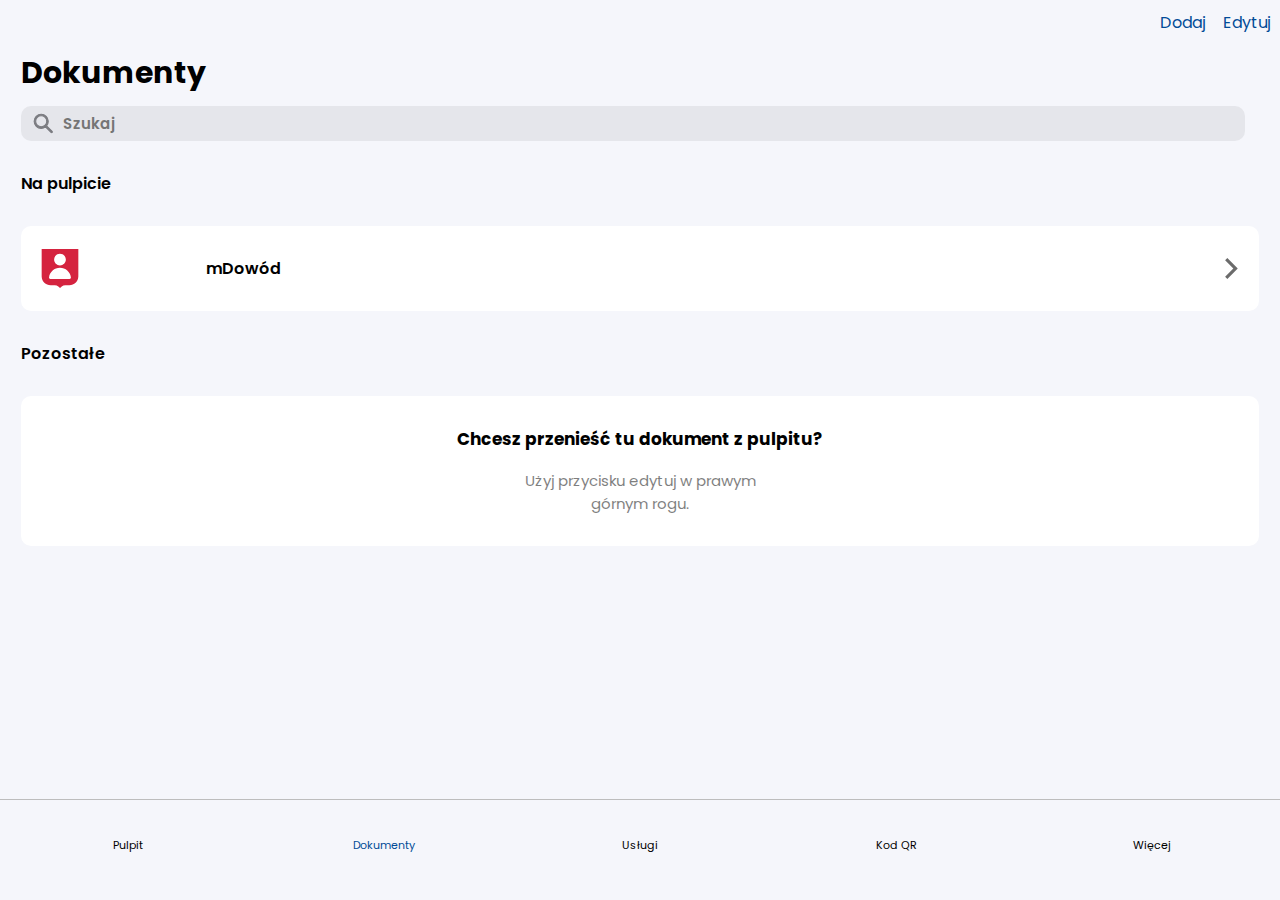
<file: documents.html>
<head>
    <title>mObywatel</title>
    <meta charset="UTF-8">
    <link rel="stylesheet" href="assets/documents.css">
    <link rel="stylesheet" href="assets/main.css">
    <link rel="icon" type="image/x-icon" href="images/coi_common_ui_ic_mobywatel_logo.svg">
    <link rel="apple-touch-icon" href="https://play-lh.googleusercontent.com/_TNbiYKasPy_isTSEg2_UEzVaev4F8fO2lLunsHJ8_Ux2g3OzkSZyzpqvJG1woSj-WD4=w240-h480-rw">
    <link rel="shortcut icon" href="images/coi_common_ui_ic_mobywatel_logo.svg">
    <meta name="format-detection" content="telephone=no">
    <meta name="viewport" content="width=device-width, initial-scale=0.8, user-scalable=no">
    <meta name="mobile-web-app-capable" content="yes">
</head>
<body>
    <div class="bottom_bar">
        <div class="bottom_bar_grid">
            <div class="bottom_element_grid" send="home.html">
                <div class="bottom_element_image home"></div>
                <p class="bottom_element_text">Pulpit</p>
            </div>
            <div class="bottom_element_grid" send="documents.html">
                <div class="bottom_element_image documents documents_open"></div>
                <p class="bottom_element_text open">Dokumenty</p>
            </div>
            <div class="bottom_element_grid" send="services.html">
                <div class="bottom_element_image services"></div>
                <p class="bottom_element_text">Usługi</p>
            </div>
            <div class="bottom_element_grid" send="qr.html">
                <div class="bottom_element_image qr"></div>
                <p class="bottom_element_text">Kod QR</p>
            </div>
            <div class="bottom_element_grid" send="more.html">
                <div class="bottom_element_image more"></div>
                <p class="bottom_element_text">Więcej</p>
            </div>
        </div>
    </div>

    <div class="container">
        <p class="action_add action">Dodaj</p>
        <p class="action_edit action">Edytuj</p>
        <p class="main_title">Dokumenty</p>
        <div class="search_grid">
            <img class="search_icon" src="images/ab002_search_grey.svg">
            <input class="search" placeholder="Szukaj">
        </div>
        <p class="title">Na pulpicie</p>
        <div class="card" onclick="sendTo('card.html')">
            <img class="human" src="images/coi_common_ui_ic_document_id.svg" width="38" height="40">
            <p class="title">mDowód</p>
            <img class="arrow" src="images/ic_arrow_forward_Dgray.svg">
        </div>
        <p class="title">Pozostałe</p>
        <div class="other">
            <p class="other_title">Chcesz przenieść tu dokument z pulpitu?</p>
            <p class="other_subtitle">Użyj przycisku edytuj w prawym górnym rogu.</p>
        </div>
    </div>

    <script src="assets/bar.js"></script>
    <script src="assets/manifest.js"></script>
</body>
</file>
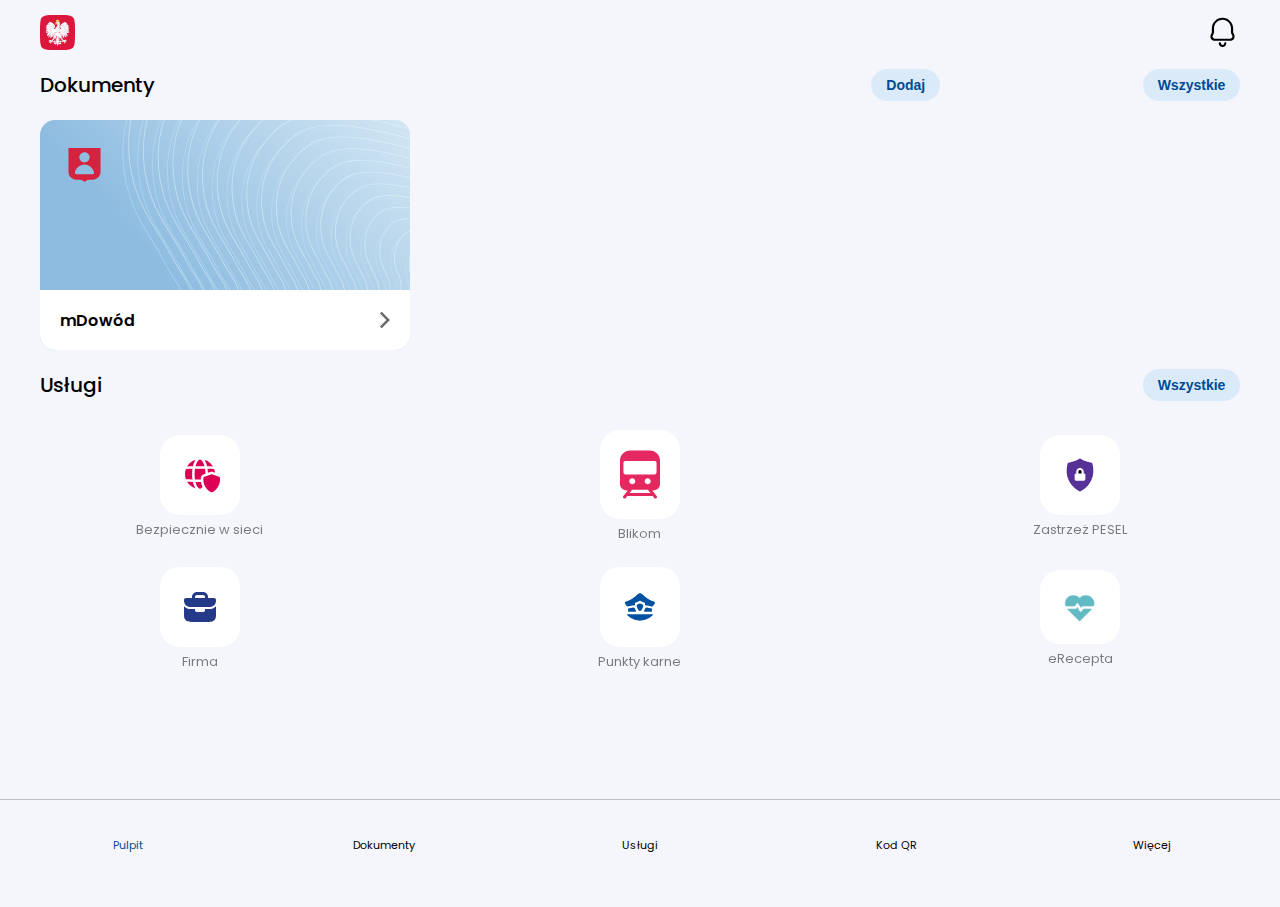
<file: home.html>
<head>
    <title>mObywatel</title>
    <meta charset="UTF-8">
    <link rel="stylesheet" href="assets/home.css">
    <link rel="stylesheet" href="assets/main.css">
    <link rel="icon" type="image/x-icon" href="https://play-lh.googleusercontent.com/_TNbiYKasPy_isTSEg2_UEzVaev4F8fO2lLunsHJ8_Ux2g3OzkSZyzpqvJG1woSj-WD4=w240-h480-rw">
    <link rel="apple-touch-icon" href="https://play-lh.googleusercontent.com/_TNbiYKasPy_isTSEg2_UEzVaev4F8fO2lLunsHJ8_Ux2g3OzkSZyzpqvJG1woSj-WD4=w240-h480-rw">
    <link rel="shortcut icon" href="https://play-lh.googleusercontent.com/_TNbiYKasPy_isTSEg2_UEzVaev4F8fO2lLunsHJ8_Ux2g3OzkSZyzpqvJG1woSj-WD4=w240-h480-rw">
    <meta name="format-detection" content="telephone=no">
    <meta name="viewport" content="width=device-width, initial-scale=0.8, user-scalable=no">
    <meta name="mobile-web-app-capable" content="yes">
</head>
<body>
    <div class="bottom_bar">
        <div class="bottom_bar_grid">
            <div class="bottom_element_grid" send="home.html">
                <div class="bottom_element_image home_open home"></div>
                <p class="bottom_element_text open">Pulpit</p>
            </div>
            <div class="bottom_element_grid" send="documents.html">
                <div class="bottom_element_image documents"></div>
                <p class="bottom_element_text">Dokumenty</p>
            </div>
            <div class="bottom_element_grid" send="services.html">
                <div class="bottom_element_image services"></div>
                <p class="bottom_element_text">Usługi</p>
            </div>
            <div class="bottom_element_grid" send="qr.html">
                <div class="bottom_element_image qr"></div>
                <p class="bottom_element_text">Kod QR</p>
            </div>
            <div class="bottom_element_grid" send="more.html">
                <div class="bottom_element_image more"></div>
                <p class="bottom_element_text">Więcej</p>
            </div>
        </div>
    </div>

    <div class="container">
        <div class="top_grid">
            <img src="images/coi_common_ui_ic_mobywatel_logo.svg" class="top_image">
            <img src="images/ab013_notifications.svg" class="top_image right">
        </div>
        <div class="card_grid">
            <p class="title">Dokumenty</p>
            <button class="main_button">Dodaj</button>
            <button class="main_button all_documents" onclick="sendTo('documents')">Wszystkie</button>
        </div>
        <div class="card" onclick="sendTo('card.html')">
            <img class="background" src="images/CHANGE_IT_home_mid_card.svg">
            <img class="human" src="images/coi_common_ui_ic_document_id.svg" width="33" height="35" >
            <div class="id_bottom">
                <p class="name">mDowód</p>
                <img class="arrow" src="images/ic_arrow_forward_Dgray.svg">
            </div>
        </div>
        <div class="card_below_grid">
            <p class="title">Usługi</p>
            <button class="main_button all_services" onclick="sendTo('services.html')">Wszystkie</button>
        </div>
        <div class="services_grid">
            <div class="service_box">
                <img class="service_box_icon" src="images/da035_bezpiecznie_w_sieci.svg">
                <p class="service_box_name">Bezpiecznie w sieci</p>
            </div>
            <div class="service_box">
                <img class="service_box_icon" src="images/bilkomlogo.svg">
                <p class="service_box_name">Blikom</p>
            </div>
            <div class="service_box">
                <img class="service_box_icon" src="images/da008_zastrzez_pesel.svg">
                <p class="service_box_name">Zastrzeż PESEL</p>
            </div>
            <div class="service_box">
                <img class="service_box_icon" src="images/da031_mbiznes.svg">
                <p class="service_box_name">Firma</p>
            </div>
            <div class="service_box">
                <img class="service_box_icon" src="images/da001_punkty_karne.svg">
                <p class="service_box_name">Punkty karne</p>
            </div>
            <div class="service_box">
                <img class="service_box_icon" src="images/recepta.png">
                <p class="service_box_name">eRecepta</p>
            </div>
        </div>
    </div>
    
    <script src="assets/bar.js"></script>
    <script src="assets/manifest.js"></script>
</body>
</file>
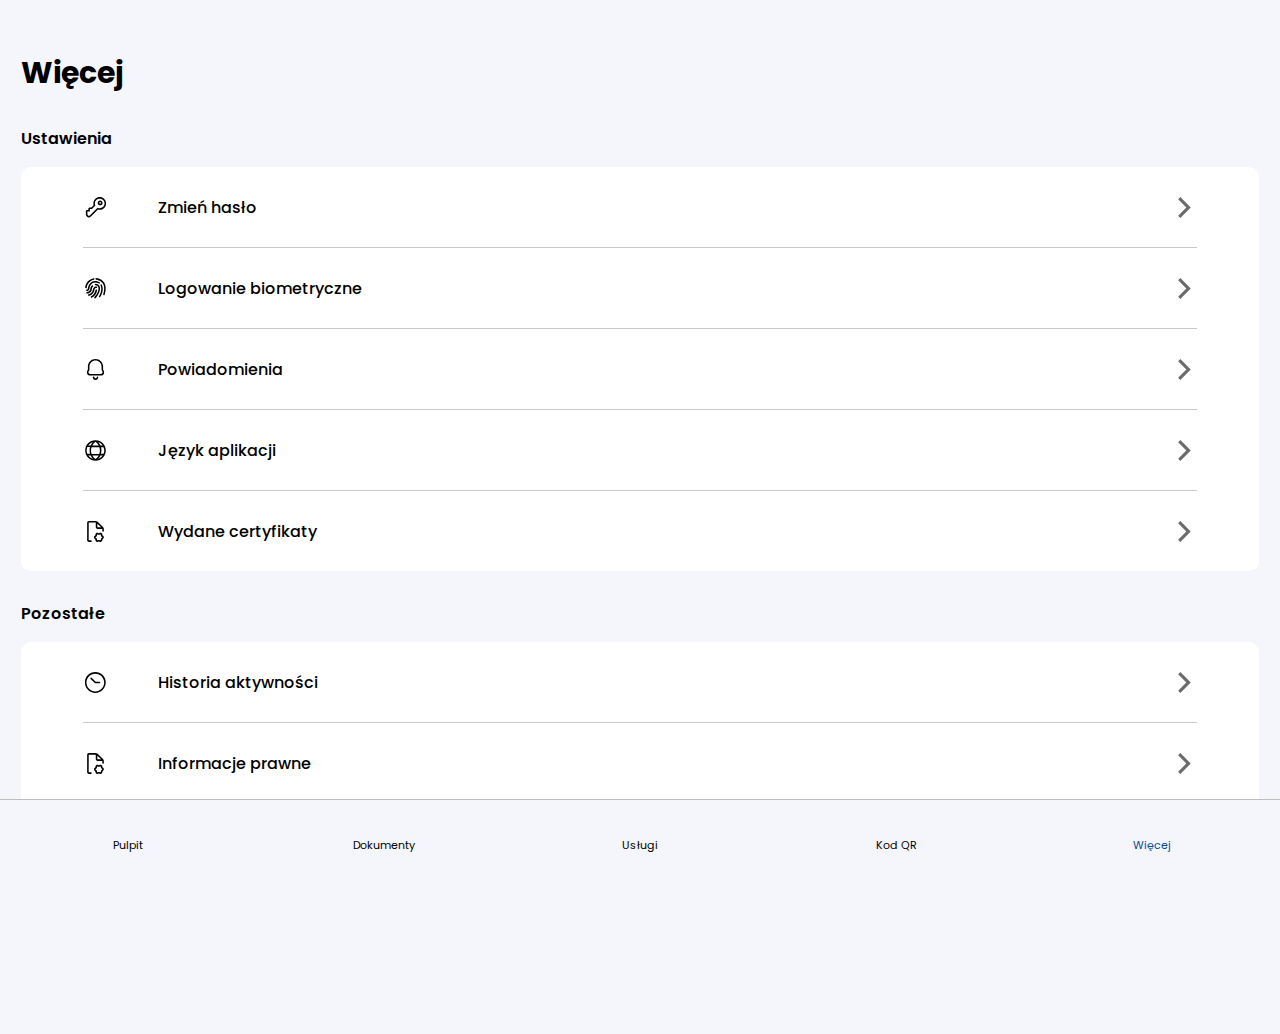
<file: more.html>
<head>
    <title>mObywatel</title>
    <meta charset="UTF-8">
    <link rel="stylesheet" href="assets/more.css">
    <link rel="stylesheet" href="assets/main.css">
    <link rel="icon" type="image/x-icon" href="https://i.imgur.com/gC8DDHD.png">
    <link rel="apple-touch-icon" href="https://i.imgur.com/gC8DDHD.png">
    <link rel="shortcut icon" href="https://i.imgur.com/gC8DDHD.png">
    <meta name="format-detection" content="telephone=no">
    <meta name="viewport" content="width=device-width, initial-scale=0.8, user-scalable=no">
    <meta name="mobile-web-app-capable" content="yes">
</head>
<body>

    <div class="bottom_bar">
        <div class="bottom_bar_grid">
            <div class="bottom_element_grid" send="home.html">
                <div class="bottom_element_image home"></div>
                <p class="bottom_element_text">Pulpit</p>
            </div>
            <div class="bottom_element_grid" send="documents.html">
                <div class="bottom_element_image documents"></div>
                <p class="bottom_element_text">Dokumenty</p>
            </div>
            <div class="bottom_element_grid" send="services.html">
                <div class="bottom_element_image services"></div>
                <p class="bottom_element_text">Usługi</p>
            </div>
            <div class="bottom_element_grid" send="qr.html">
                <div class="bottom_element_image qr"></div>
                <p class="bottom_element_text">Kod QR</p>
            </div>
            <div class="bottom_element_grid" send="more.html">
                <div class="bottom_element_image more more_open"></div>
                <p class="bottom_element_text open">Więcej</p>
            </div>
        </div>
    </div>

    <div class="container">
        <p class="main_title">Więcej</p>
        <p class="title">Ustawienia</p>
        <div class="services_list">
            <div class="service">
                <img class="service_icon" src="images/aa008_change_password.svg">
                <p class="service_name">Zmień hasło</p>
                <img class="arrow" src="images/ic_arrow_forward_Dgray.svg">
            </div>
            <div class="service">
                <img class="service_icon" src="images/aa009_fingerprint.svg">
                <p class="service_name">Logowanie biometryczne</p>
                <img class="arrow" src="images/ic_arrow_forward_Dgray.svg">
            </div>
            <div class="service">
                <img class="service_icon" src="images/ab013_notifications.svg">
                <p class="service_name">Powiadomienia</p>
                <img class="arrow" src="images/ic_arrow_forward_Dgray.svg">
            </div>
            <div class="service">
                <img class="service_icon" src="images/ag005_globe.svg">
                <p class="service_name">Język aplikacji</p>
                <img class="arrow" src="images/ic_arrow_forward_Dgray.svg">
            </div>
            <div class="service" style="border: none;">
                <img class="service_icon" src="images/ae001_published_certificate.svg">
                <p class="service_name">Wydane certyfikaty</p>
                <img class="arrow" src="images/ic_arrow_forward_Dgray.svg">
            </div>
        </div>
        <p class="title">Pozostałe</p>
        <div class="services_list" style="margin-bottom: 150px;"  style="margin-bottom: 150px;">
            <div class="service">
                <img class="service_icon" src="images/aa016_history.svg">
                <p class="service_name">Historia aktywności</p>
                <img class="arrow" src="images/ic_arrow_forward_Dgray.svg">
            </div>
            <div class="service">
                <img class="service_icon" src="images/ae001_published_certificate.svg">
                <p class="service_name">Informacje prawne</p>
                <img class="arrow" src="images/ic_arrow_forward_Dgray.svg">
            </div>
            <div class="service" style="border: none;">
                <img class="service_icon" src="images/coi_common_ui_ic_help.svg">
                <p class="service_name">Pomoc techniczna</p>
                <img class="arrow" src="images/ic_arrow_forward_Dgray.svg">
            </div>
        </div>
    </div>
    </div>

    <script src="assets/bar.js"></script>
    <script src="assets/manifest.js"></script>
</body>
</file>
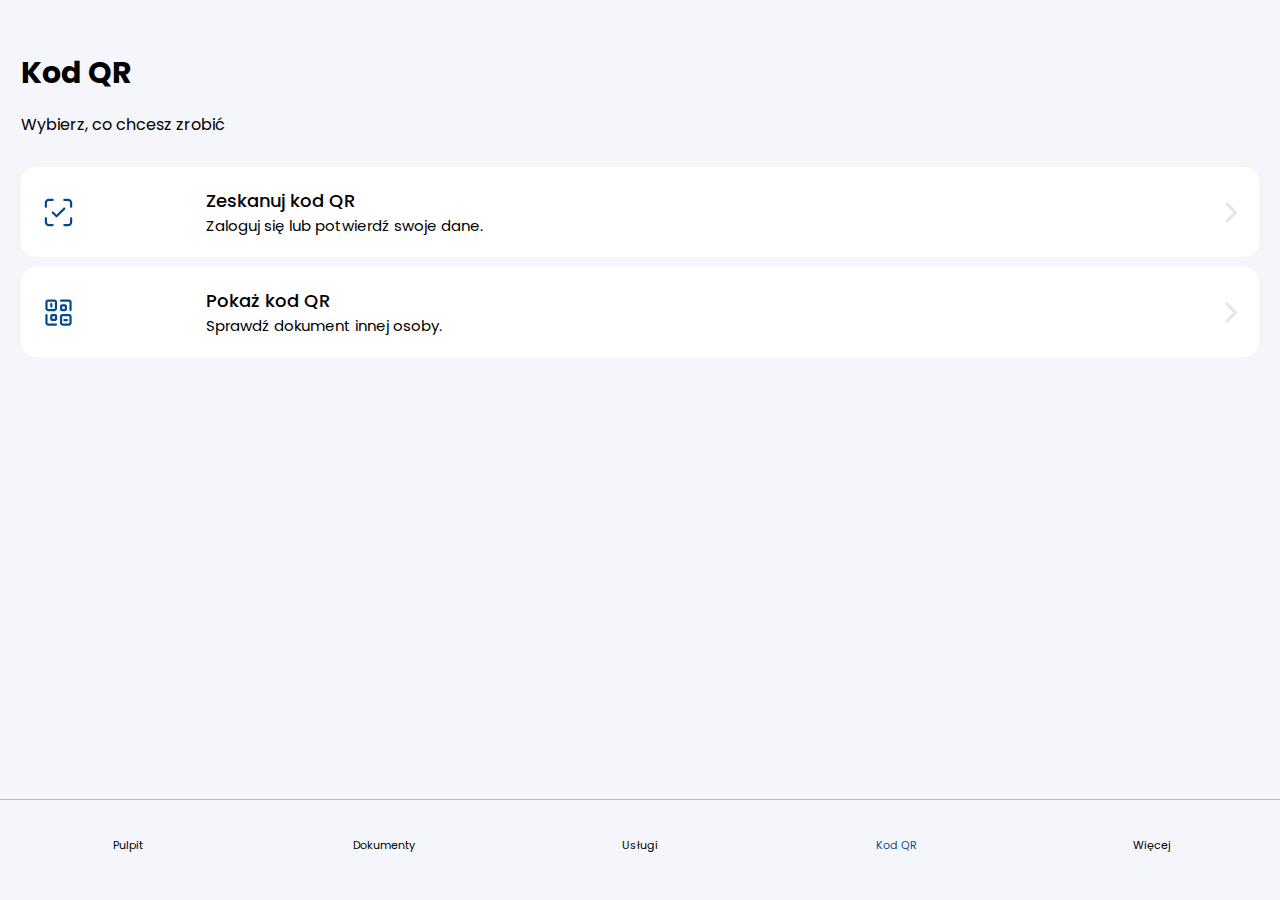
<file: qr.html>
<head>
    <title>mObywatel</title>
    <meta charset="UTF-8">
    <link rel="stylesheet" href="assets/qr.css">
    <link rel="stylesheet" href="assets/main.css">
    <link rel="icon" type="image/x-icon" href="https://i.imgur.com/gC8DDHD.png">
    <link rel="apple-touch-icon" href="https://i.imgur.com/gC8DDHD.png">
    <link rel="shortcut icon" href="https://i.imgur.com/gC8DDHD.png">
    <meta name="format-detection" content="telephone=no">
    <meta name="viewport" content="width=device-width, initial-scale=0.8, user-scalable=no">
    <meta name="mobile-web-app-capable" content="yes">
</head>
<body>

    <div class="error">
        <div class="opacity close"></div>
        <div class="error_box">
            <p class="error_title">Coś poszło nie tak...</p>
            <p class="error_description">Wygląda na to, że wystąpił bład, spróbuj ponownie później.</p>
            <p class="error_button close">Rozumiem</p>
        </div>
    </div>

    <div class="bottom_bar">
        <div class="bottom_bar_grid">
            <div class="bottom_element_grid" send="home.html">
                <div class="bottom_element_image home"></div>
                <p class="bottom_element_text">Pulpit</p>
            </div>
            <div class="bottom_element_grid" send="documents.html">
                <div class="bottom_element_image documents"></div>
                <p class="bottom_element_text">Dokumenty</p>
            </div>
            <div class="bottom_element_grid" send="services.html">
                <div class="bottom_element_image services"></div>
                <p class="bottom_element_text">Usługi</p>
            </div>
            <div class="bottom_element_grid" send="qr.html">
                <div class="bottom_element_image qr qr_open"></div>
                <p class="bottom_element_text open">Kod QR</p>
            </div>
            <div class="bottom_element_grid" send="more.html">
                <div class="bottom_element_image more"></div>
                <p class="bottom_element_text">Więcej</p>
            </div>
        </div>
    </div>

    <div class="container">
        <p class="main_title">Kod QR</p>
        <p class="description">Wybierz, co chcesz zrobić</p>
        <div class="action_grid">
            <div class="action" onclick="sendTo('qrscan.html')">
                <img class="action_image" src="images/ai002_confirm_identity.svg">
                <div class="action_text">
                    <p class="action_title">Zeskanuj kod QR</p>
                    <p class="action_subtitle">Zaloguj się lub potwierdź swoje dane.</p>
                </div>
                <img class="arrow" src="images/ic_arrow_forward_gray.svg">
            </div>
            <div class="action" onclick="sendTo('qrshow.html')">
                <img class="action_image" src="images/ai003_check_document.svg">
                <div class="action_text">
                    <p class="action_title">Pokaż kod QR</p>
                    <p class="action_subtitle">Sprawdź dokument innej osoby.</p>
                </div>
                <img class="arrow" src="images/ic_arrow_forward_gray.svg">
            </div>
        </div>
    </div>

    <script src="assets/bar.js"></script>
    <script src="assets/qr.js"></script>
    <script src="assets/manifest.js"></script>
</body>
</file>
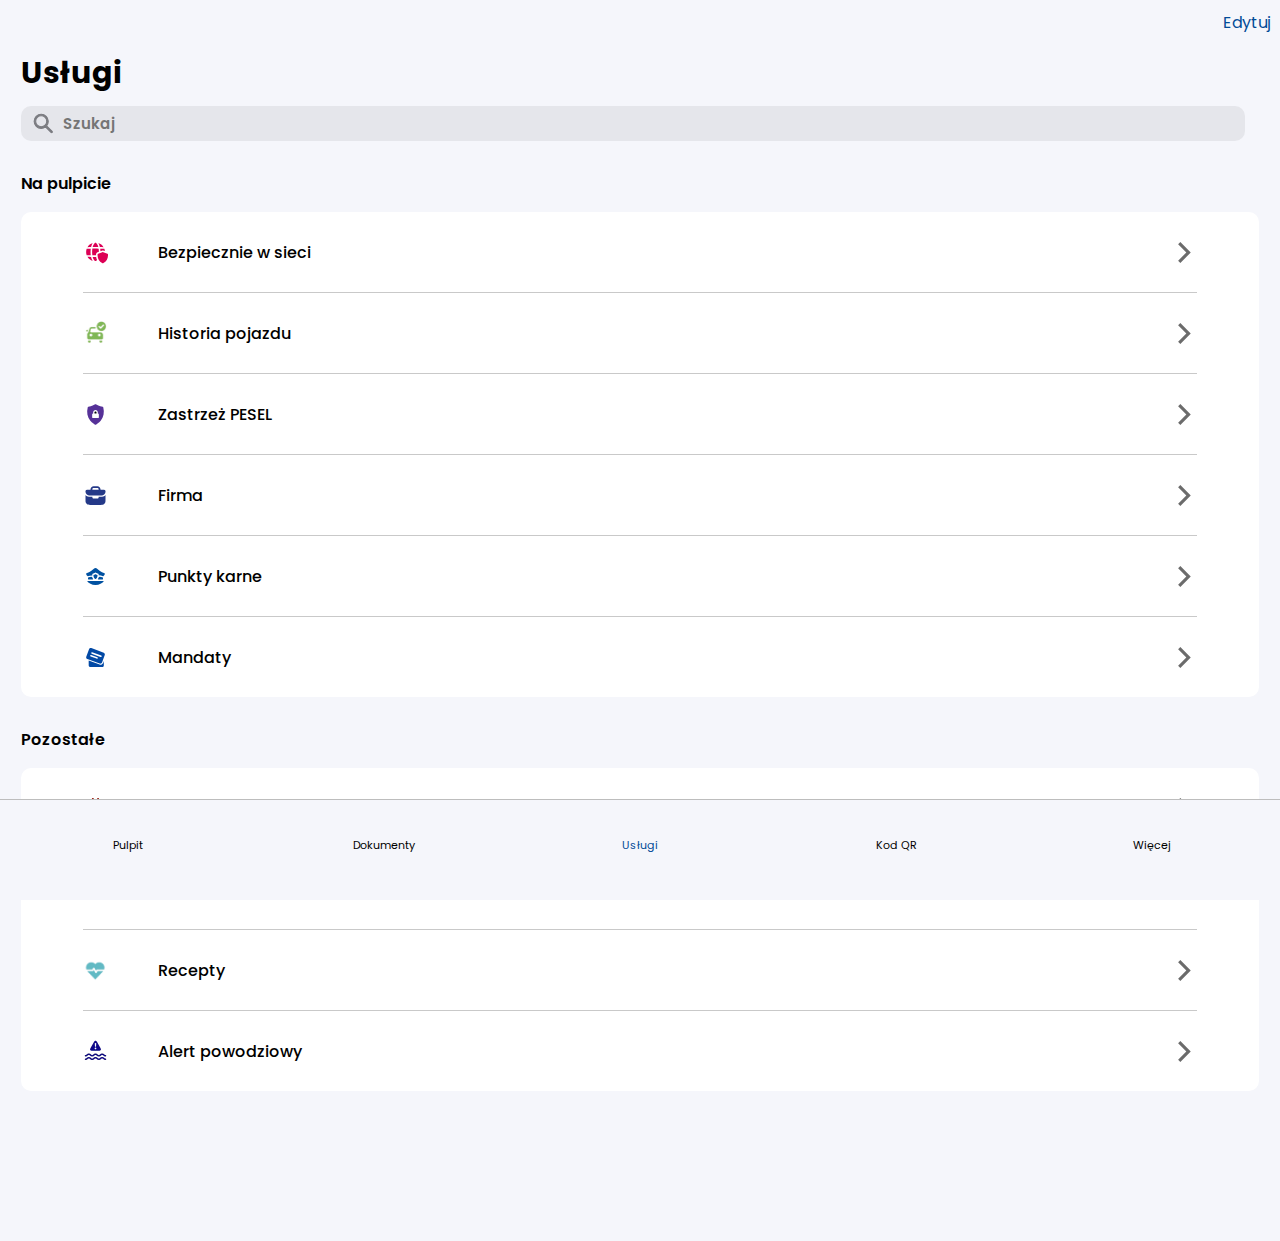
<file: services.html>
<head>
    <title>mObywatel</title>
    <meta charset="UTF-8">
    <link rel="stylesheet" href="assets/services.css">
    <link rel="stylesheet" href="assets/main.css">
    <link rel="icon" type="image/x-icon" href="https://i.imgur.com/gC8DDHD.png">
    <link rel="apple-touch-icon" href="https://i.imgur.com/gC8DDHD.png">
    <link rel="shortcut icon" href="https://i.imgur.com/gC8DDHD.png">
    <meta name="format-detection" content="telephone=no">
    <meta name="viewport" content="width=device-width, initial-scale=0.8, user-scalable=no">
    <meta name="mobile-web-app-capable" content="yes">
</head>
<body>

    <div class="bottom_bar">
        <div class="bottom_bar_grid">
            <div class="bottom_element_grid" send="home.html">
                <div class="bottom_element_image home"></div>
                <p class="bottom_element_text">Pulpit</p>
            </div>
            <div class="bottom_element_grid" send="documents.html">
                <div class="bottom_element_image documents"></div>
                <p class="bottom_element_text">Dokumenty</p>
            </div>
            <div class="bottom_element_grid" send="services.html">
                <div class="bottom_element_image services services_open"></div>
                <p class="bottom_element_text open">Usługi</p>
            </div>
            <div class="bottom_element_grid" send="qr.html">
                <div class="bottom_element_image qr"></div>
                <p class="bottom_element_text">Kod QR</p>
            </div>
            <div class="bottom_element_grid" send="more.html">
                <div class="bottom_element_image more"></div>
                <p class="bottom_element_text">Więcej</p>
            </div>
        </div>
    </div>

    <div class="container">
        <p class="action">Edytuj</p>
        <p class="main_title">Usługi</p>
        <div class="search_grid">
            <img class="search_icon" src="images/ab002_search_grey.svg">
            <input class="search" placeholder="Szukaj">
        </div>
        <p class="title">Na pulpicie</p>
        <div class="services_list">
            <div class="service">
                <img class="service_icon" src="images/da035_bezpiecznie_w_sieci.svg">
                <p class="service_name">Bezpiecznie w sieci</p>
                <img class="arrow" src="images/ic_arrow_forward_Dgray.svg">
            </div>
            <div class="service">
                <img class="service_icon" src="images/auto.png">
                <p class="service_name">Historia pojazdu</p>
                <img class="arrow" src="images/ic_arrow_forward_Dgray.svg">
            </div>
            <div class="service">
                <img class="service_icon" src="images/da008_zastrzez_pesel.svg">
                <p class="service_name">Zastrzeż PESEL</p>
                <img class="arrow" src="images/ic_arrow_forward_Dgray.svg">
            </div>
            <div class="service">
                <img class="service_icon" src="images/da031_mbiznes.svg">
                <p class="service_name">Firma</p>
                <img class="arrow" src="images/ic_arrow_forward_Dgray.svg">
            </div>
            <div class="service">
                <img class="service_icon" src="images/da001_punkty_karne.svg">
                <p class="service_name">Punkty karne</p>
                <img class="arrow" src="images/ic_arrow_forward_Dgray.svg">
            </div>
            <div class="service" style="border: none;">
                <img class="service_icon" src="images/da025_ticket.svg">
                <p class="service_name">Mandaty</p>
                <img class="arrow" src="images/ic_arrow_forward_Dgray.svg">
            </div>
        </div>
        <p class="title">Pozostałe</p>
        <div class="services_list" style="margin-bottom: 150px;">
            <div class="service">
                <img class="service_icon" src="images/bon_energetyczny.svg">
                <p class="service_name">Bon energetyczny</p>
                <img class="arrow" src="images/ic_arrow_forward_Dgray.svg">
            </div>
            <div class="service">
                <img class="service_icon" src="images/wybory.png">
                <p class="service_name">Wybory</p>
                <img class="arrow" src="images/ic_arrow_forward_Dgray.svg">
            </div>
            <div class="service">
                <img class="service_icon" src="images/recepta.png">
                <p class="service_name">Recepty</p>
                <img class="arrow" src="images/ic_arrow_forward_Dgray.svg">
            </div>
            <div class="service" style="border: none;">
                <img class="service_icon" src="images/powodz.png">
                <p class="service_name">Alert powodziowy</p>
                <img class="arrow" src="images/ic_arrow_forward_Dgray.svg">
            </div>
        </div>
    </div>

    <script src="assets/bar.js"></script>
    <script src="assets/manifest.js"></script>
</body>
</file>
<file: assets/documents.css>
.main_title{
    font-size: 30px;
    font-weight: bold;
    margin-top: 50px;
    margin-bottom: 10px;
}

.container{
    width: 98%;
    margin-left: auto;
    margin-right: auto;
    height: max-content;
}

.action{
    position: absolute;
    top: 10px;
    right: 10px;
    color: var(--text);
    height: max-content;
    margin-top: 0;
}

.action_add{
    right: 75px;
}

.title{
    font-weight: 600;
    margin-top: 30px;
}

.card{
    width: 100%;
    height: 85px;
    background-color: white;
    border-radius: 10px;
    margin-top: 30px;
    display: grid;
    grid-template-columns: 15% 30% 55%;
}

.human{
    margin-top: auto;
    margin-bottom: auto;
    margin-left: 20px;
    margin-right: auto;
}

.arrow{
    margin-left: auto;
    width: 25px;
    margin-top: auto;
    margin-bottom: auto;
    margin-right: 15px !important;
}

.other{
    border-radius: 10px;
    background-color: white;
    width: 100%;
    height: 150px;
    margin-top: 30px;
    display: grid;
    grid-template-columns: 100%;
    grid-template-rows: max-content max-content;
}

.other_title{
    margin-top: 30px;
    font-size: 17px;
    height: max-content;
    width: 100%;
    font-weight: 700;
    text-align: center;
}

.other_subtitle{
    margin-top: 0px;
    margin-bottom: 0px;
    text-align: center;
    opacity: 0.5;
    font-weight: 400;
    font-size: 15px;
    width: 250px;
    margin-left: auto;
    margin-right: auto;
}
</file>
<file: assets/main.css>
@import url('https://fonts.googleapis.com/css2?family=Poppins:ital,wght@0,100;0,200;0,300;0,400;0,500;0,600;0,700;0,800;0,900;1,100;1,200;1,300;1,400;1,500;1,600;1,700;1,800;1,900&family=Roboto:ital,wght@0,100;0,300;0,400;0,500;0,700;0,900;1,100;1,300;1,400;1,500;1,700;1,900&display=swap');

:root{
    --home: url('https://fistaszjo.github.io/FistaszjoObywatel/images/ab001_home.svg');
    --home-open: url('https://fistaszjo.github.io/FistaszjoObywatel/images/b001_home.svg');
    --documents: url('https://fistaszjo.github.io/FistaszjoObywatel/images/ad005_framed_person.svg');
    --documents-open: url('https://fistaszjo.github.io/FistaszjoObywatel/images/b002_framed_person.svg');
    --services: url('https://fistaszjo.github.io/FistaszjoObywatel/images/ac001_services.svg');
    --services-open: url('https://fistaszjo.github.io/FistaszjoObywatel/images/b004_services.svg');
    --qr: url('https://fistaszjo.github.io/FistaszjoObywatel/images/ai001_scanner_qr.svg');
    --qr-open: url('https://fistaszjo.github.io/FistaszjoObywatel/images/b003_scanner_qr.svg');
    --more: url('https://fistaszjo.github.io/FistaszjoObywatel/images/ab010_more.svg');
    --more-open: url('https://fistaszjo.github.io/FistaszjoObywatel/images/b005_more.svg');
    --text: #024b97;
    --shadow: 0px 0px 10px rgb(224, 224, 224);
}

body{
    background-color: #f5f6fb;
}

p, input{
    font-family: "Poppins", sans-serif;
}

*{
    -webkit-user-select: none;
    -ms-user-select: none;
    user-select: none;
    -webkit-tap-highlight-color: transparent;
}

::-webkit-scrollbar {
    display: none;
}

::-webkit-scrollbar-track {
    display: none;
}

::-webkit-scrollbar-thumb {
    display: none;
}

.main_button{
    color: #014a93;
    background-color: #dbeaf9;
    width: max-content;
    padding-left: 15px;
    padding-right: 15px;
    font-size: 14px;
    font-weight: 600;
    height: 32px;
    margin-top: auto;
    margin-bottom: auto;
    margin-left: auto;
    margin-right: 20px;
    border-radius: 20px;
    border: none;
}

.bottom_element_image{
    pointer-events: none;
    width: 28px;
    height: 28px;
    margin-left: auto;
    margin-right: auto;
    margin-top: auto;
    margin-bottom: auto;
    background-position: center;
    background-size: 100%;
}

.home{
    background-image: var(--home);
}

.documents{
    background-image: var(--documents);
}

.services{
    background-image: var(--services);
}

.qr{
    background-image: var(--qr);
}

.more{
    background-image: var(--more);
}

.home_open{
    background-image: var(--home-open);
}

.documents_open{
    background-image: var(--documents-open);
}

.services_open{
    background-image: var(--services-open);
}

.qr_open{
    background-image: var(--qr-open);
}

.more_open{
    background-image: var(--more-open);
}

.bottom_element_grid{
    margin-top: 5px;
    margin-left: auto;
    margin-right: auto;
    grid-template-columns: 100%;
    grid-template-rows: max-content max-content;
    height: max-content;
    width: 100%;
    display: grid;
}

.bottom_element_text{
    margin-top: 0;
    font-size: 11px;
    color: black;
    font-weight: 400;
    text-align: center;
}

.bottom_bar_grid{
    display: grid;
    grid-template-columns: repeat(5, calc(100% / 5));
    height: 100%;
    margin-top: 4px;
    width: 100%;
}

.bottom_bar{
    position: fixed;
    background-color: #f5f6fb;
    border-top: 0.1px solid rgb(189, 189, 189);
    bottom: 0;
    left: 0;
    width: 100%;
    height: 100px;
    z-index: 1;
}

.open{
    color: var(--text);
}

.search_grid{
    display: grid;
    width: 98%;
    grid-template-columns: 30px calc(100% - 30px);
    background-color: rgb(229, 230, 235);
    padding: 5px;
    border-radius: 10px;
    margin-top: 0px;
}

.search_icon{
    width: 25px;
    margin-left: 5px;
}

.search{
    outline: none;
    border: none;
    background-color: transparent;
    font-weight: 600;
    font-size: 15px;
    margin-left: 5px;
}

.services_list{
    display: grid;
    grid-template-columns: 100%;
    width: 100%;
    height: max-content;
    grid-auto-flow: row;
    grid-auto-rows: max-content;
    background-color: white;
    border-radius: 10px;
}

.service{
    width: 90%;
    margin-left: auto;
    margin-right: auto;
    display: grid;
    grid-template-columns: 5% 80% 15%;
    border-bottom: 0.5px solid rgb(201, 201, 201);
    height: 80px;
}

.service_icon{
    width: 25px;
    margin-top: auto;
    margin-bottom: auto;
    margin-left: 0px;
}

.service_name{
    margin-top: auto;
    margin-bottom: auto;
    width: 100%;
    height: max-content;
    margin-left: 20px;
    font-weight: 500;
}

.arrow{
    width: 25px;
    margin-top: auto;
    margin-bottom: auto;
    margin-right: 0px;
    margin-left: auto;
}
</file>
<file: assets/home.css>
.container{
    height: 100%;
    width: 95%;
    margin-left: auto;
    margin-right: auto;
}

.top_grid{
    display: grid;
    grid-template-columns: 50% 50%;
    width: 100%;
    margin-top: 15px;
}

.top_image{
    width: 35px;
}

.right{
    margin-right: 0;
    margin-left: auto;
}

.card_grid{
    width: 100%;
    display: grid;
    grid-template-columns: 50% 25% 25%;
}

.card_grid .main_button{
    margin-right: 0;
}

.title{
    font-size: 20px;
    font-weight: 500;
}

.card{
    display: grid;
    position: relative;
    overflow: hidden;
    border-radius: 15px;
    height: 230px;
    width: 370px;
    background-color: white;
}

.background{
    width: 100%;
    height: 100%;
}

.id_bottom{
    position: absolute;
    width: 100%;
    background-color: white;
    height: 60px;
    bottom: 0;
    left: 0;
    display: grid;
    grid-template-columns: 50% 50%;
}

.name{
    margin-left: 20px;
    height: max-content;
    margin-top: auto;
    margin-bottom: auto;
    font-size: 16px;
    font-weight: 600;
}

.human{
    position: absolute;
    top: 28px;
    left: 28px;
}

.arrow{
    margin-top: auto;
    margin-bottom: auto;
    margin-right: 15px !important;
    margin-left: auto;
    width: 20px !important;
}

.card_below_grid{
    display: grid;
    grid-template-columns: 50% 50%;
    width: 100%;
    height: max-content;
}

.card_below_grid .main_button{
    margin-right: 0;
}

.services_grid{
    display: grid;
    width: 110%;
    margin-left: -5%;
    height: max-content;
    grid-template-columns: repeat(3, calc(100% / 3));
    grid-template-rows: max-content max-content;
}

.service_box{
    width: max-content;
    height: max-content;
    margin-left: auto;
    margin-right: auto;
    margin-top: auto;
    margin-bottom: auto;
}

.service_box_icon{
    width: 40px;
    background-color: white;
    border-radius: 20px;
    padding: 20px;
    margin-left: auto;
    margin-right: auto;
    display: block;
    margin-top: 10px;
}

.service_box_name{
    margin-top: 5px;
    text-align: center;
    font-size: 13px;
    opacity: 0.5;
}
</file>
<file: assets/more.css>
.container{
    width: 98%;
    margin-left: auto;
    margin-right: auto;
    height: max-content;
}

.title{
    font-weight: 600;
    margin-top: 30px;
}

.main_title{
    font-size: 30px;
    font-weight: bold;
    margin-top: 50px;
    margin-bottom: 0;
}
</file>
<file: assets/qr.css>
body .bottom_bar{
    z-index: 0;
}

.container{
    width: 98%;
    margin-left: auto;
    margin-right: auto;
    height: max-content;
}

.main_title{
    font-size: 30px;
    font-weight: bold;
    margin-top: 50px;
    margin-bottom: 0;
}

.description{
    font-weight: 400;
}

.action_grid{
    margin-top: 30px;
    display: grid;
    grid-template-columns: 100%;
    grid-template-rows: max-content max-content;
    height: max-content;
    width: 100%;
}

.action{
    background-color: white;
    border-radius: 15px;
    width: 100%;
    height: 90px;
    display: grid;
    margin-top: 0;
    margin-bottom: 10px;
    grid-template-columns: 15% 75% 10%;
}

.action_image{
    width: 35px;
    margin-top: auto;
    margin-bottom: auto;
    margin-left: 20px;
}

.action_text{
    display: grid;
    grid-template-columns: 100%;
    width: max-content;
    height: max-content;
    grid-template-rows: max-content max-content;
    margin-top: auto;
    margin-bottom: auto;
}

.action_title{
    margin-top: auto;
    margin-bottom: auto;
    height: max-content;
    font-weight: 500;
    font-size: 18px;
}

.action_subtitle{
    margin-top: auto;
    margin-bottom: auto;
    height: max-content;
    font-weight: 400;
    font-size: 15px;
}

.arrow{
    width: 20px;
    margin-top: auto;
    margin-bottom: auto;
    margin-right: 15px !important;
}

.error{
    position: fixed;
    top: 0;
    left: 0;
    width: 100%;
    height: 100%;
    z-index: 1;
    width: 0%;
}

.error_box{
    width: 80%;
    height: 230px;
    border-radius: 15px;
    background-color: white;
    position: fixed;
    top: -2000px;
    bottom: 0;
    left: 0;
    right: 0;
    margin-top: auto;
    margin-bottom: auto;
    margin-left: auto;
    margin-right: auto;
    transition: 400ms;
}

.error_title{
    opacity: 0.9;
    font-size: 25px;
    margin-left: 10px;
    margin-top: 30px;
    margin-bottom: 0px;
    font-weight: bold;
    text-align: center;
}

.error_description{
    margin-top: 10px;
    margin-bottom: 0;
    font-size: 15px;
    width: 80%;
    margin-left: 10px;
    text-align: center;
    margin-left: auto;
    margin-right: auto;
}

.error_button{
    background-color: var(--text);
    width: 80%;
    margin-left: auto;
    margin-right: auto;
    line-height: 50px;
    height: 50px;
    border-radius: 25px;
    text-align: center;
    color: white;
    font-size: 18px;
    font-weight: 600;
    margin-top: 30px;
}

.opacity{
    background-color: black;
    opacity: 0;
    width: 100%;
    height: 100%;
    transition: 200ms;
}

.error_open{
    width: 100%;
}

.error_open .opacity{
    opacity: 0.7;
}

.error_open .error_box{
    top: 0;
}
</file>
<file: assets/services.css>
.container{
    width: 98%;
    margin-left: auto;
    margin-right: auto;
    height: max-content;
}

.title{
    font-weight: 600;
    margin-top: 30px;
}

.main_title{
    font-size: 30px;
    font-weight: bold;
    margin-top: 50px;
    margin-bottom: 10px;
}

.action{
    position: absolute;
    top: 10px;
    right: 10px;
    color: var(--text);
    height: max-content;
    margin-top: 0;
}
</file>
